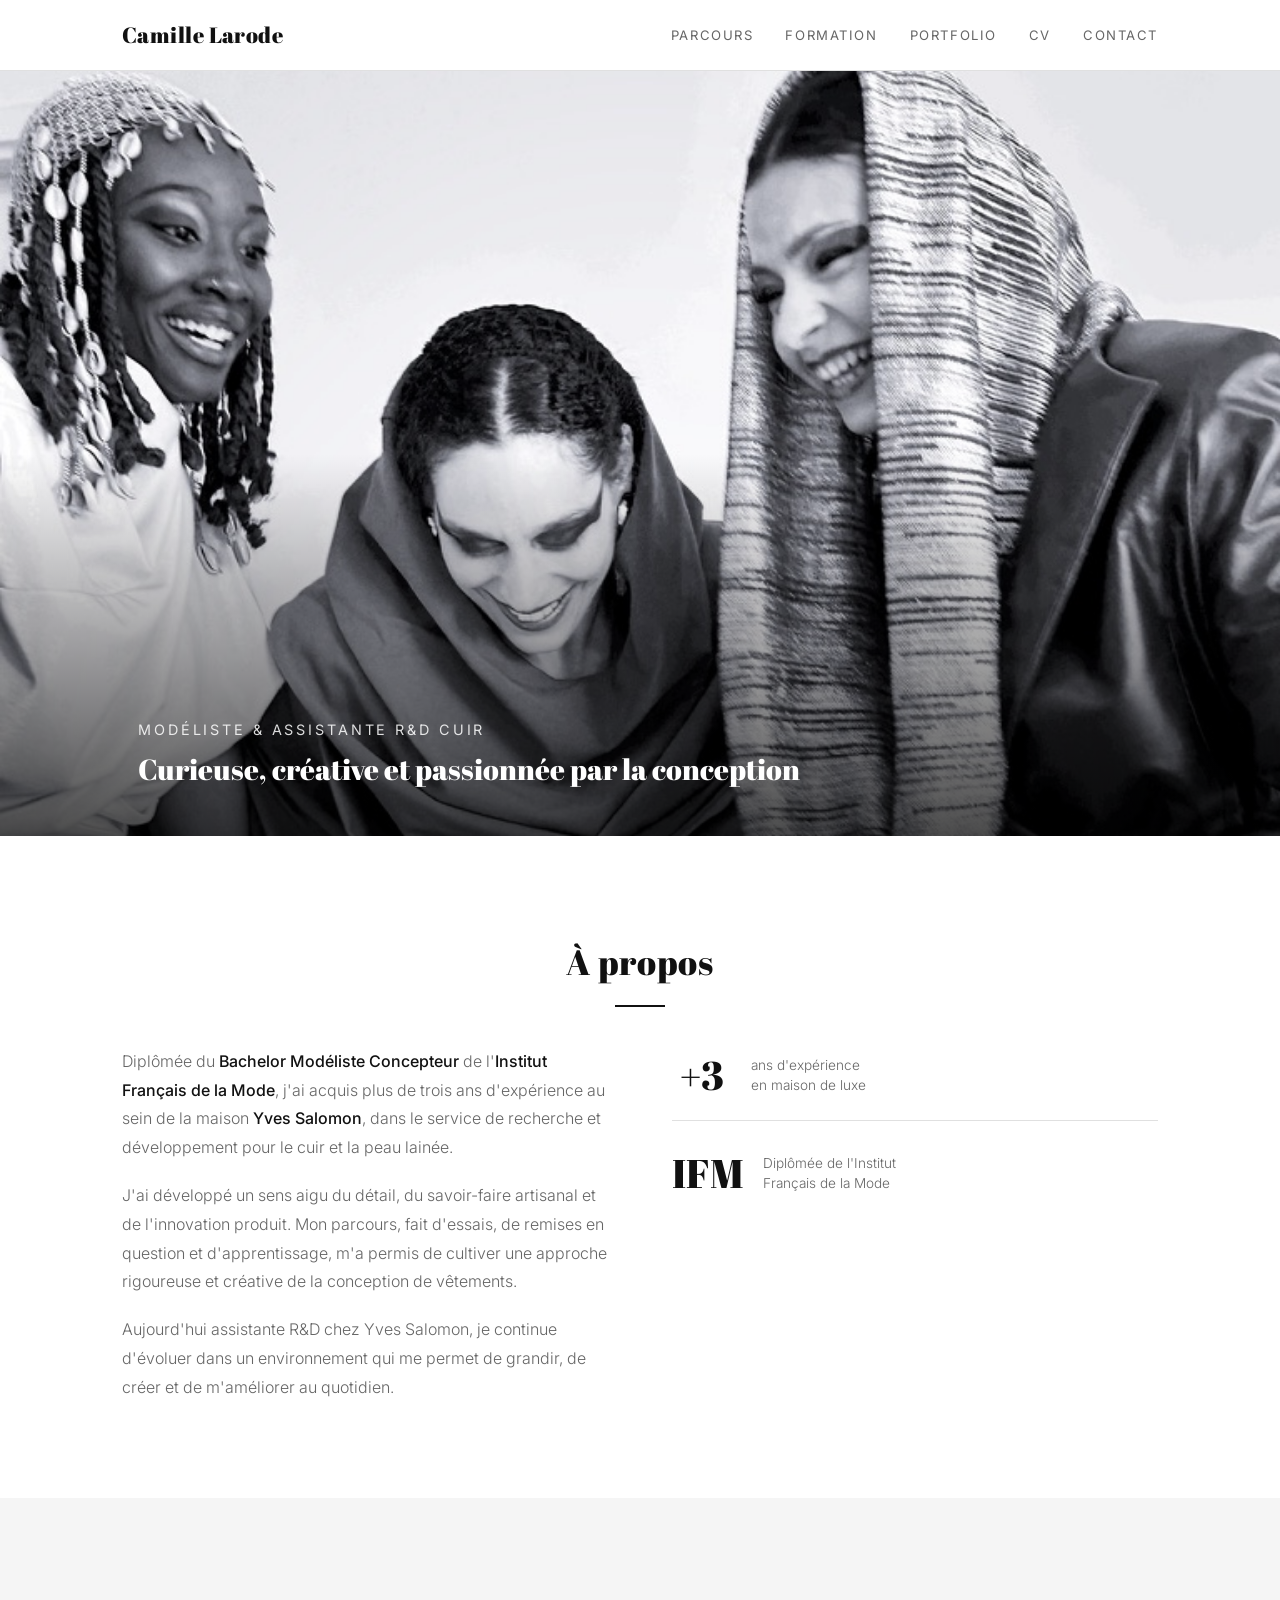
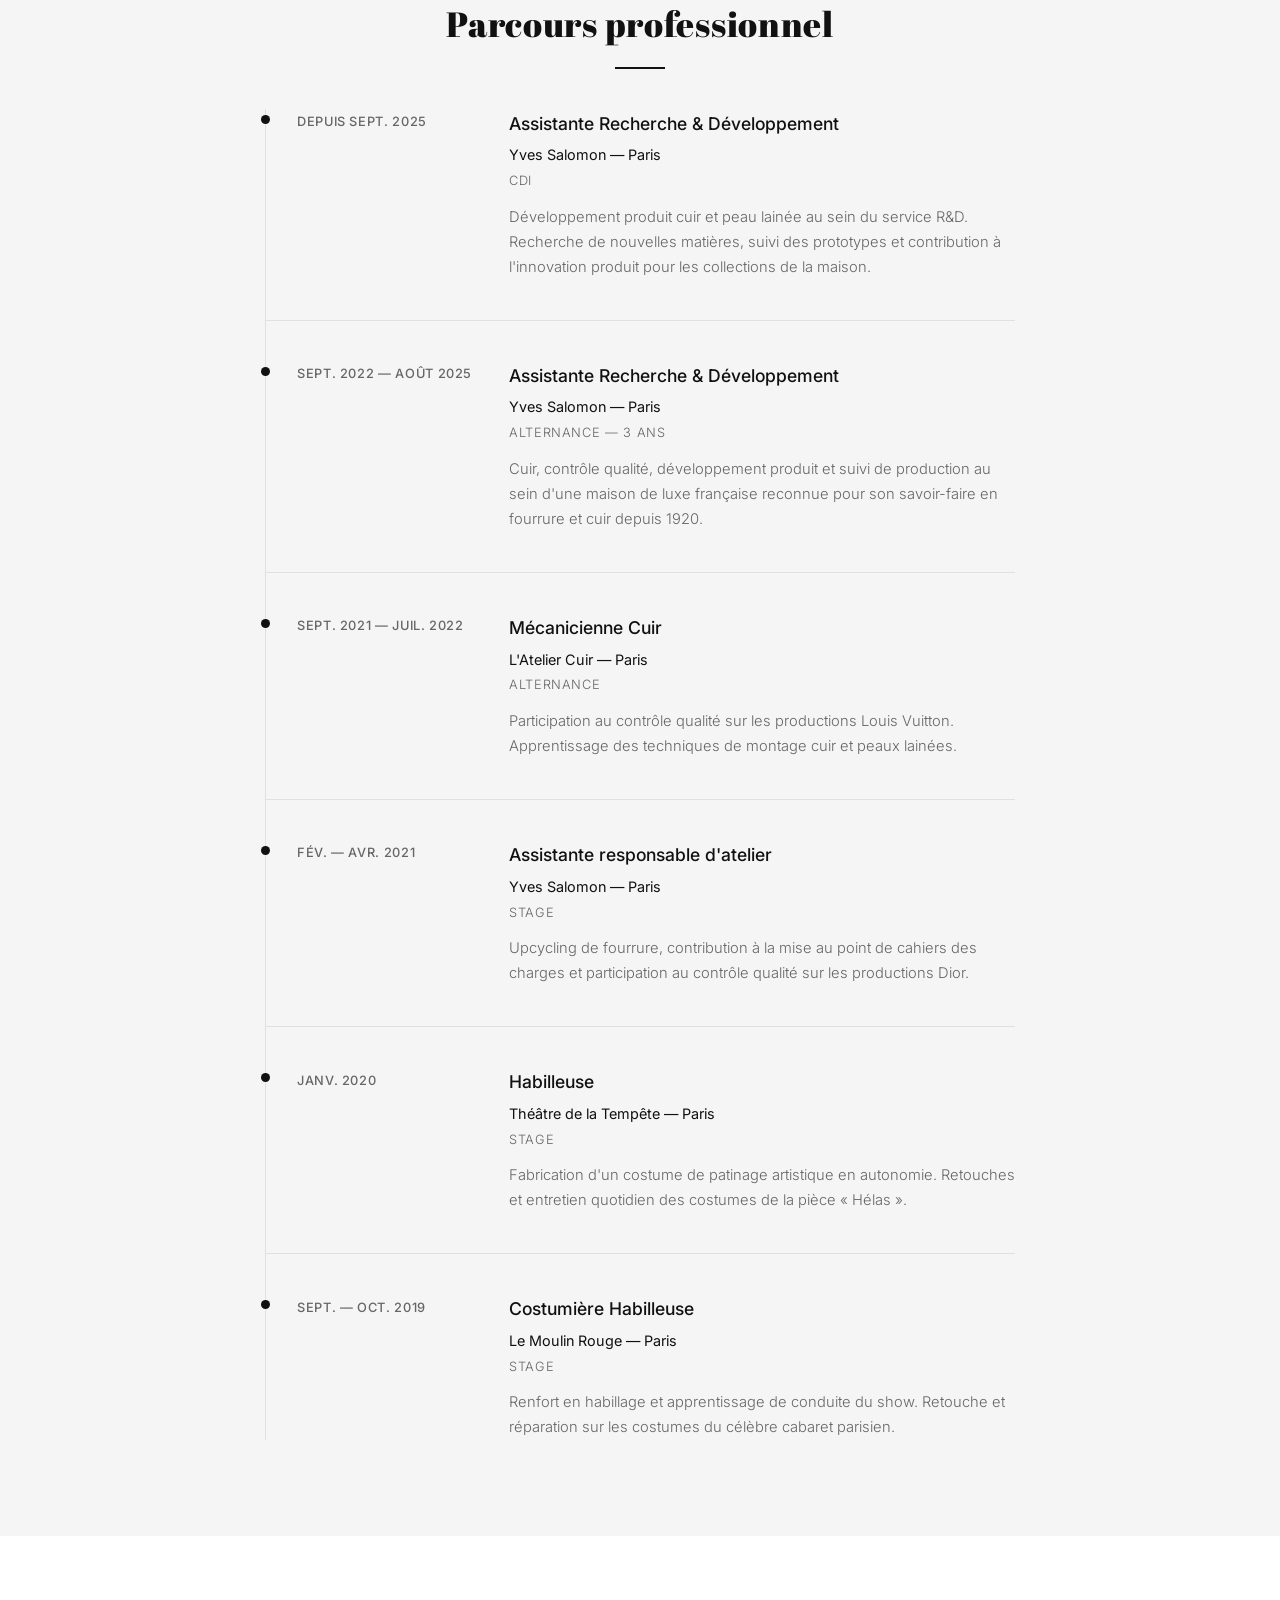
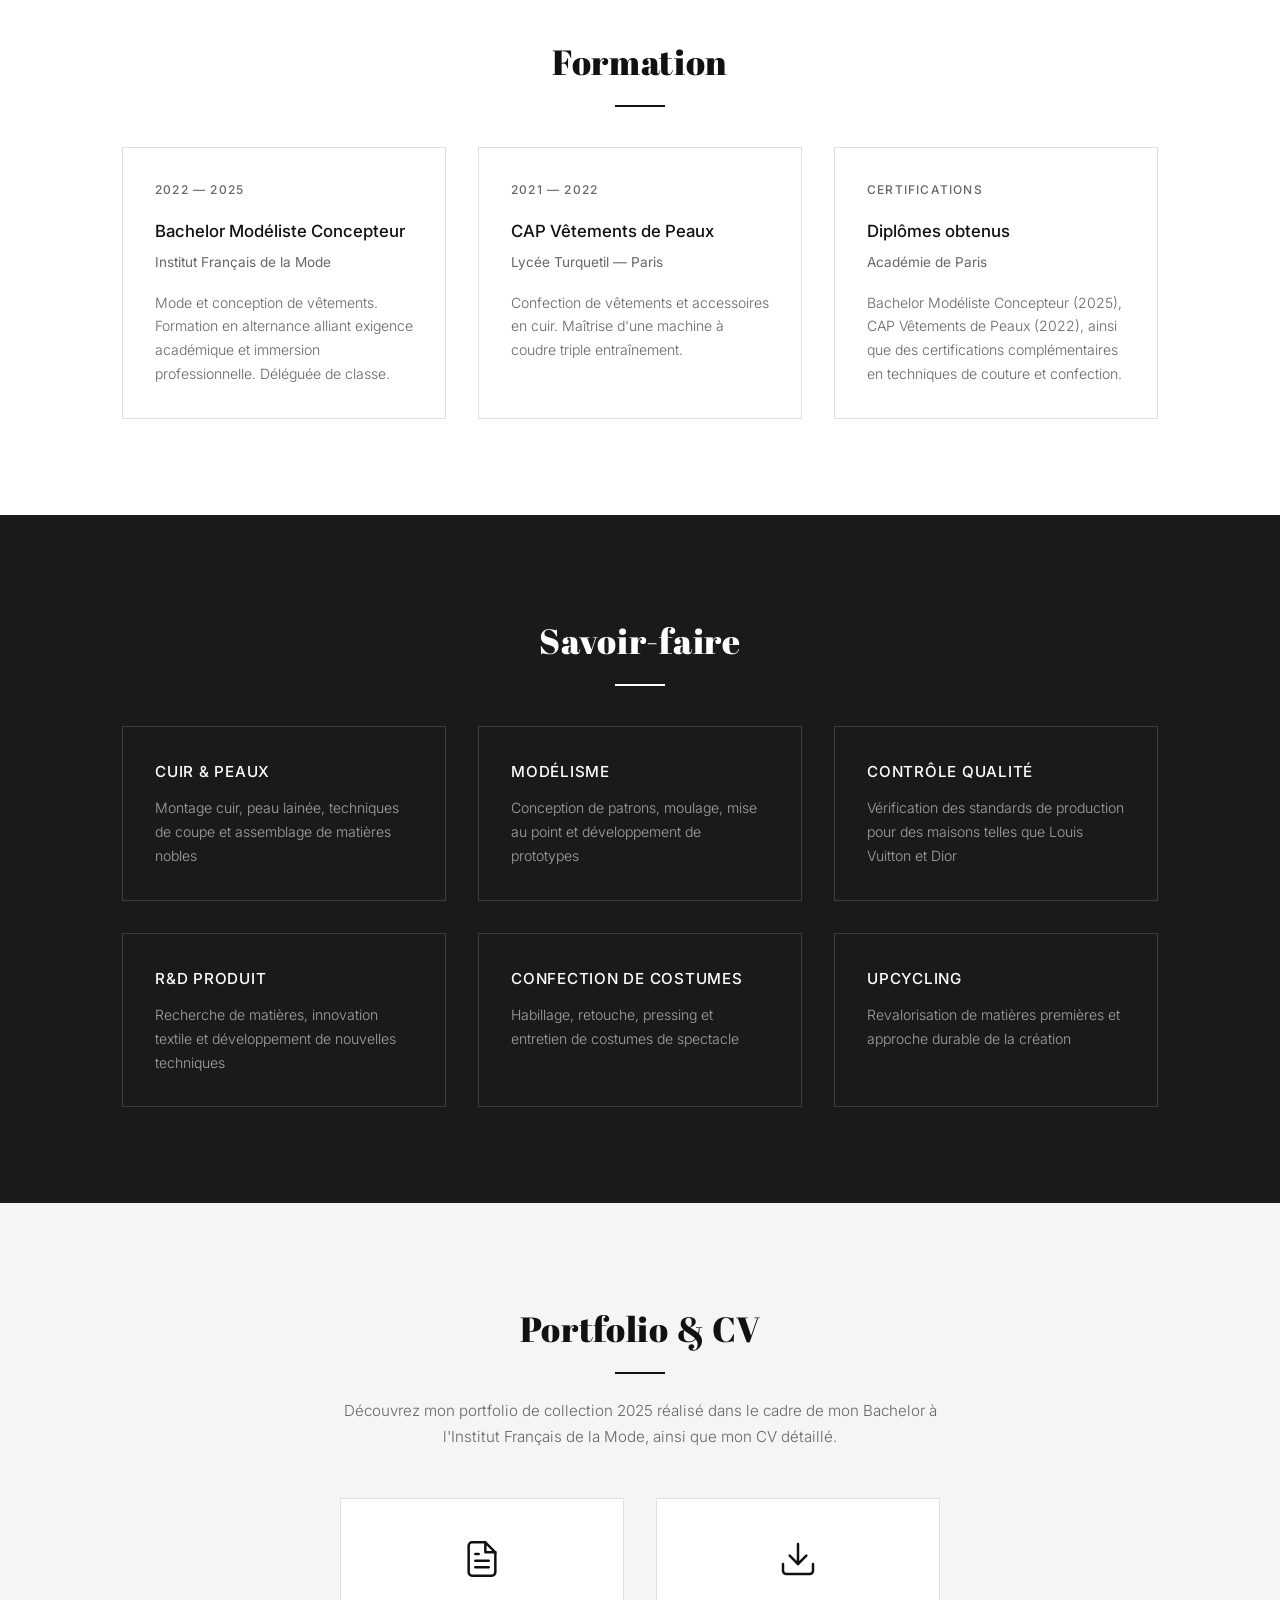
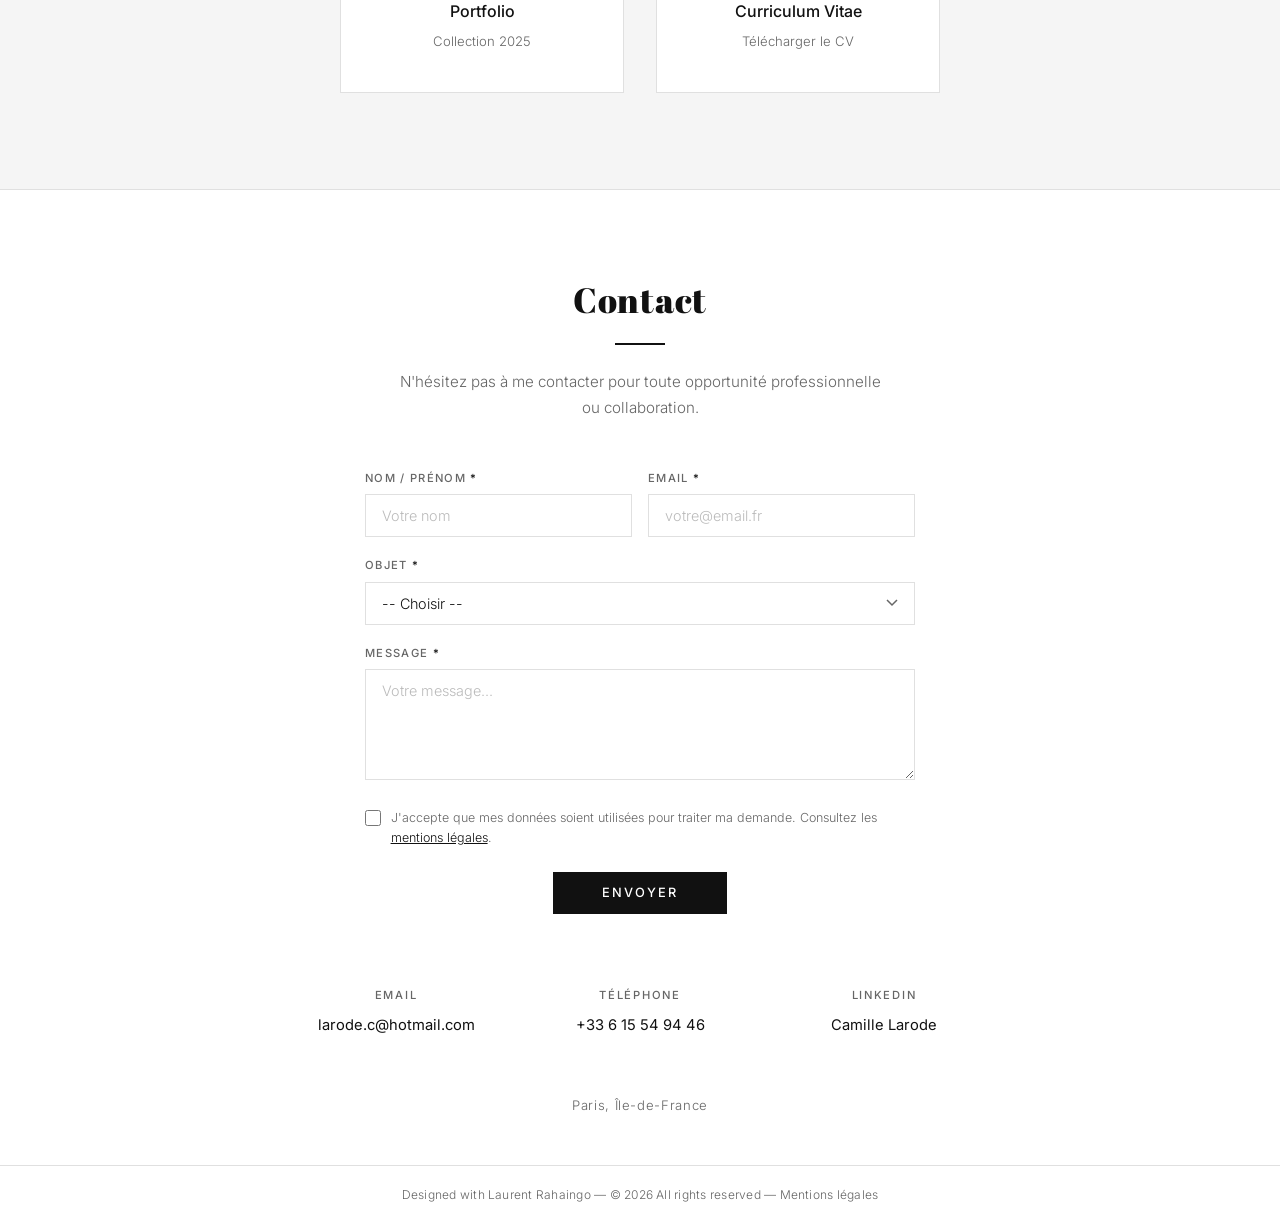
<file: index.html>
<!DOCTYPE html>
<html lang="fr" dir="ltr">

<head>
	<meta charset="utf-8">
	<meta name="viewport" content="width=device-width, initial-scale=1">

	<!-- SEO -->
	<title>Camille Larode — Modéliste & Assistante R&D Cuir | Paris</title>
	<meta name="description" content="Camille Larode, modéliste et assistante recherche & développement cuir chez Yves Salomon. Diplômée du Bachelor Modéliste Concepteur de l'Institut Français de la Mode. Spécialisée en cuir, peau lainée et développement produit luxe à Paris.">
	<meta name="keywords" content="Camille Larode, modéliste, R&D cuir, peau lainée, Yves Salomon, Institut Français de la Mode, IFM, mode, luxe, Paris, développement produit, modélisme, cuir">
	<meta name="author" content="Camille Larode">
	<meta name="robots" content="index, follow">
	<link rel="canonical" href="https://camille-larode.fr/">

	<!-- Open Graph (partage réseaux sociaux) -->
	<meta property="og:title" content="Camille Larode — Modéliste & Assistante R&D Cuir">
	<meta property="og:description" content="Diplômée de l'Institut Français de la Mode, assistante R&D cuir chez Yves Salomon. Portfolio, parcours et savoir-faire.">
	<meta property="og:type" content="website">
	<meta property="og:url" content="https://camille-larode.fr/">
	<meta property="og:image" content="https://camille-larode.fr/images/Camille4.jpeg">
	<meta property="og:locale" content="fr_FR">
	<meta property="og:site_name" content="Camille Larode">

	<!-- Twitter Card -->
	<meta name="twitter:card" content="summary_large_image">
	<meta name="twitter:title" content="Camille Larode — Modéliste & Assistante R&D Cuir">
	<meta name="twitter:description" content="Diplômée de l'IFM, assistante R&D cuir chez Yves Salomon. Découvrez son parcours et son portfolio.">
	<meta name="twitter:image" content="https://camille-larode.fr/images/Camille4.jpeg">

	<!-- Données structurées Schema.org -->
	<script type="application/ld+json">
	{
		"@context": "https://schema.org",
		"@type": "Person",
		"name": "Camille Larode",
		"url": "https://camille-larode.fr",
		"jobTitle": "Assistante Recherche & Développement Cuir",
		"worksFor": {
			"@type": "Organization",
			"name": "Yves Salomon",
			"url": "https://www.yvessalomon.com"
		},
		"alumniOf": {
			"@type": "EducationalOrganization",
			"name": "Institut Français de la Mode",
			"url": "https://www.ifmparis.fr"
		},
		"knowsAbout": ["Modélisme", "Cuir", "Peau lainée", "Développement produit", "Contrôle qualité", "Mode luxe"],
		"address": {
			"@type": "PostalAddress",
			"addressLocality": "Paris",
			"addressRegion": "Île-de-France",
			"addressCountry": "FR"
		},
		"sameAs": [
			"https://www.linkedin.com/in/camille-larode-778516150"
		],
		"image": "https://camille-larode.fr/images/Camille4.jpeg",
		"description": "Modéliste et assistante R&D cuir diplômée de l'Institut Français de la Mode, spécialisée en cuir et peau lainée chez Yves Salomon à Paris."
	}
	</script>

	<!-- Fonts & Styles -->
	<link rel="preconnect" href="https://fonts.googleapis.com">
	<link rel="preconnect" href="https://fonts.gstatic.com" crossorigin>
	<link href="https://fonts.googleapis.com/css2?family=Abril+Fatface&family=Inter:wght@300;400;500;600&display=swap" rel="stylesheet">
	<link rel="stylesheet" type="text/css" href="style.css">
	<script src="script.js" defer></script>
	<script src="https://challenges.cloudflare.com/turnstile/v0/api.js?render=explicit" async defer></script>
</head>

<body>

	<!-- HEADER -->
	<header class="site-header">
		<div class="header-inner">
			<a class="logo" href="#hero"><h1>Camille Larode</h1></a>
			<nav class="main-nav">
				<a href="#parcours">Parcours</a>
				<a href="#formation">Formation</a>
				<a href="./images/Portfolio_collection_2025.pdf" target="_blank">Portfolio</a>
				<a href="./images/CV_CLARODE.pdf" download="CV_CLARODE.pdf">CV</a>
				<a href="#contact">Contact</a>
			</nav>
			<button class="menu-toggle" aria-label="Ouvrir le menu" aria-expanded="false">
				<span class="bar"></span>
				<span class="bar"></span>
				<span class="bar"></span>
			</button>
			<div class="mobile-menu" aria-hidden="true">
				<a href="#parcours">Parcours</a>
				<a href="#formation">Formation</a>
				<a href="./images/Portfolio_collection_2025.pdf" target="_blank">Portfolio</a>
				<a href="./images/CV_CLARODE.pdf" download="CV_CLARODE.pdf">CV</a>
				<a href="#contact">Contact</a>
			</div>
		</div>
	</header>

	<main>

	<!-- HERO -->
	<section id="hero" class="hero">
		<div class="hero-image">
			<img src="./images/Camille4.jpeg" alt="Mannequins portant les créations de fin de Bachelor de Camille Larode">
			<div class="hero-overlay"></div>
		</div>
		<div class="hero-content">
			<p class="hero-subtitle">Modéliste & Assistante R&D Cuir</p>
			<p class="hero-tagline">Curieuse, créative et passionnée par la conception</p>
		</div>
	</section>

	<!-- A PROPOS -->
	<section id="apropos" class="section-about reveal">
		<div class="container">
			<h2 class="section-title">À propos</h2>
			<div class="about-content">
				<div class="about-text">
					<p>Diplômée du <strong>Bachelor Modéliste Concepteur</strong> de l'<strong>Institut Français de la Mode</strong>, j'ai acquis plus de trois ans d'expérience au sein de la maison <strong>Yves Salomon</strong>, dans le service de recherche et développement pour le cuir et la peau lainée.</p>
					<p>J'ai développé un sens aigu du détail, du savoir-faire artisanal et de l'innovation produit. Mon parcours, fait d'essais, de remises en question et d'apprentissage, m'a permis de cultiver une approche rigoureuse et créative de la conception de vêtements.</p>
					<p>Aujourd'hui assistante R&D chez Yves Salomon, je continue d'évoluer dans un environnement qui me permet de grandir, de créer et de m'améliorer au quotidien.</p>
				</div>
				<div class="about-highlights">
					<div class="highlight">
						<span class="highlight-number">+3</span>
						<span class="highlight-label">ans d'expérience<br>en maison de luxe</span>
					</div>
					<div class="highlight">
						<span class="highlight-number">IFM</span>
						<span class="highlight-label">Diplômée de l'Institut<br>Français de la Mode</span>
					</div>
				</div>
			</div>
		</div>
	</section>

	<!-- PARCOURS / EXPERIENCE -->
	<section id="parcours" class="section-experience reveal">
		<div class="container">
			<h2 class="section-title">Parcours professionnel</h2>
			<div class="timeline">

				<div class="timeline-item">
					<div class="timeline-date">Depuis sept. 2025</div>
					<div class="timeline-content">
						<h3>Assistante Recherche & Développement</h3>
						<p class="timeline-company">Yves Salomon — Paris</p>
						<p class="timeline-type">CDI</p>
						<p>Développement produit cuir et peau lainée au sein du service R&D. Recherche de nouvelles matières, suivi des prototypes et contribution à l'innovation produit pour les collections de la maison.</p>
					</div>
				</div>

				<div class="timeline-item">
					<div class="timeline-date">Sept. 2022 — Août 2025</div>
					<div class="timeline-content">
						<h3>Assistante Recherche & Développement</h3>
						<p class="timeline-company">Yves Salomon — Paris</p>
						<p class="timeline-type">Alternance — 3 ans</p>
						<p>Cuir, contrôle qualité, développement produit et suivi de production au sein d'une maison de luxe française reconnue pour son savoir-faire en fourrure et cuir depuis 1920.</p>
					</div>
				</div>

				<div class="timeline-item">
					<div class="timeline-date">Sept. 2021 — Juil. 2022</div>
					<div class="timeline-content">
						<h3>Mécanicienne Cuir</h3>
						<p class="timeline-company">L'Atelier Cuir — Paris</p>
						<p class="timeline-type">Alternance</p>
						<p>Participation au contrôle qualité sur les productions Louis Vuitton. Apprentissage des techniques de montage cuir et peaux lainées.</p>
					</div>
				</div>

				<div class="timeline-item">
					<div class="timeline-date">Fév. — Avr. 2021</div>
					<div class="timeline-content">
						<h3>Assistante responsable d'atelier</h3>
						<p class="timeline-company">Yves Salomon — Paris</p>
						<p class="timeline-type">Stage</p>
						<p>Upcycling de fourrure, contribution à la mise au point de cahiers des charges et participation au contrôle qualité sur les productions Dior.</p>
					</div>
				</div>

				<div class="timeline-item">
					<div class="timeline-date">Janv. 2020</div>
					<div class="timeline-content">
						<h3>Habilleuse</h3>
						<p class="timeline-company">Théâtre de la Tempête — Paris</p>
						<p class="timeline-type">Stage</p>
						<p>Fabrication d'un costume de patinage artistique en autonomie. Retouches et entretien quotidien des costumes de la pièce « Hélas ».</p>
					</div>
				</div>

				<div class="timeline-item">
					<div class="timeline-date">Sept. — Oct. 2019</div>
					<div class="timeline-content">
						<h3>Costumière Habilleuse</h3>
						<p class="timeline-company">Le Moulin Rouge — Paris</p>
						<p class="timeline-type">Stage</p>
						<p>Renfort en habillage et apprentissage de conduite du show. Retouche et réparation sur les costumes du célèbre cabaret parisien.</p>
					</div>
				</div>

			</div>
		</div>
	</section>

	<!-- FORMATION -->
	<section id="formation" class="section-formation reveal">
		<div class="container">
			<h2 class="section-title">Formation</h2>
			<div class="formation-grid">

				<div class="formation-card">
					<div class="formation-year">2022 — 2025</div>
					<h3>Bachelor Modéliste Concepteur</h3>
					<p class="formation-school">Institut Français de la Mode</p>
					<p>Mode et conception de vêtements. Formation en alternance alliant exigence académique et immersion professionnelle. Déléguée de classe.</p>
				</div>

				<div class="formation-card">
					<div class="formation-year">2021 — 2022</div>
					<h3>CAP Vêtements de Peaux</h3>
					<p class="formation-school">Lycée Turquetil — Paris</p>
					<p>Confection de vêtements et accessoires en cuir. Maîtrise d'une machine à coudre triple entraînement.</p>
				</div>

				<div class="formation-card">
					<div class="formation-year">Certifications</div>
					<h3>Diplômes obtenus</h3>
					<p class="formation-school">Académie de Paris</p>
					<p>Bachelor Modéliste Concepteur (2025), CAP Vêtements de Peaux (2022), ainsi que des certifications complémentaires en techniques de couture et confection.</p>
				</div>

			</div>
		</div>
	</section>

	<!-- SAVOIR-FAIRE -->
	<section id="savoirfaire" class="section-skills reveal">
		<div class="container">
			<h2 class="section-title">Savoir-faire</h2>
			<div class="skills-grid">
				<div class="skill-item">
					<h3>Cuir & Peaux</h3>
					<p>Montage cuir, peau lainée, techniques de coupe et assemblage de matières nobles</p>
				</div>
				<div class="skill-item">
					<h3>Modélisme</h3>
					<p>Conception de patrons, moulage, mise au point et développement de prototypes</p>
				</div>
				<div class="skill-item">
					<h3>Contrôle qualité</h3>
					<p>Vérification des standards de production pour des maisons telles que Louis Vuitton et Dior</p>
				</div>
				<div class="skill-item">
					<h3>R&D Produit</h3>
					<p>Recherche de matières, innovation textile et développement de nouvelles techniques</p>
				</div>
				<div class="skill-item">
					<h3>Confection de costumes</h3>
					<p>Habillage, retouche, pressing et entretien de costumes de spectacle</p>
				</div>
				<div class="skill-item">
					<h3>Upcycling</h3>
					<p>Revalorisation de matières premières et approche durable de la création</p>
				</div>
			</div>
		</div>
	</section>

	<!-- PORTFOLIO & CV -->
	<section id="documents" class="section-documents reveal">
		<div class="container">
			<h2 class="section-title">Portfolio & CV</h2>
			<p class="documents-intro">Découvrez mon portfolio de collection 2025 réalisé dans le cadre de mon Bachelor à l'Institut Français de la Mode, ainsi que mon CV détaillé.</p>
			<div class="documents-grid">
				<a href="./images/Portfolio_collection_2025.pdf" target="_blank" class="document-card">
					<div class="document-icon">
						<svg viewBox="0 0 24 24" fill="none" stroke="currentColor" stroke-width="1.5" stroke-linecap="round" stroke-linejoin="round"><path d="M14 2H6a2 2 0 0 0-2 2v16a2 2 0 0 0 2 2h12a2 2 0 0 0 2-2V8z"></path><polyline points="14 2 14 8 20 8"></polyline><line x1="16" y1="13" x2="8" y2="13"></line><line x1="16" y1="17" x2="8" y2="17"></line><polyline points="10 9 9 9 8 9"></polyline></svg>
					</div>
					<h3>Portfolio</h3>
					<p>Collection 2025</p>
				</a>
				<a href="./images/CV_CLARODE.pdf" download="CV_CLARODE.pdf" class="document-card">
					<div class="document-icon">
						<svg viewBox="0 0 24 24" fill="none" stroke="currentColor" stroke-width="1.5" stroke-linecap="round" stroke-linejoin="round"><path d="M21 15v4a2 2 0 0 1-2 2H5a2 2 0 0 1-2-2v-4"></path><polyline points="7 10 12 15 17 10"></polyline><line x1="12" y1="15" x2="12" y2="3"></line></svg>
					</div>
					<h3>Curriculum Vitae</h3>
					<p>Télécharger le CV</p>
				</a>
			</div>
		</div>
	</section>

	</main>

	<!-- FOOTER / CONTACT -->
	<footer id="contact">
		<div class="container">
			<h2 class="section-title">Contact</h2>
			<p class="contact-intro">N'h&eacute;sitez pas &agrave; me contacter pour toute opportunit&eacute; professionnelle ou collaboration.</p>

			<!-- Formulaire de contact -->
			<form class="contact-form" id="contact-form" novalidate>

				<!-- Honeypot anti-spam -->
				<div style="position:absolute;left:-9999px;" aria-hidden="true">
					<input type="text" name="_gotcha" tabindex="-1" autocomplete="off">
				</div>

				<div class="contact-form__row">
					<div class="contact-form__group">
						<label class="contact-form__label" for="field-nom">Nom / Pr&eacute;nom <span class="contact-form__required">*</span></label>
						<input class="contact-form__input" type="text" id="field-nom" name="nom" required maxlength="80" placeholder="Votre nom">
					</div>
					<div class="contact-form__group">
						<label class="contact-form__label" for="field-email">Email <span class="contact-form__required">*</span></label>
						<input class="contact-form__input" type="email" id="field-email" name="email" required maxlength="100" placeholder="votre@email.fr">
					</div>
				</div>

				<div class="contact-form__group">
					<label class="contact-form__label" for="field-objet">Objet <span class="contact-form__required">*</span></label>
					<select class="contact-form__select" id="field-objet" name="objet" required>
						<option value="">-- Choisir --</option>
						<option value="Opportunit&eacute; professionnelle">Opportunit&eacute; professionnelle</option>
						<option value="Collaboration">Collaboration</option>
						<option value="Demande de cours / formation">Demande de cours / formation</option>
						<option value="Demande de cr&eacute;ation / mod&eacute;lisme">Demande de cr&eacute;ation / mod&eacute;lisme</option>
						<option value="Autre">Autre</option>
					</select>
				</div>

				<div class="contact-form__group">
					<label class="contact-form__label" for="field-message">Message <span class="contact-form__required">*</span></label>
					<textarea class="contact-form__textarea" id="field-message" name="message" required maxlength="1000" rows="5" placeholder="Votre message..."></textarea>
				</div>

				<!-- Consentement RGPD -->
				<div class="contact-form__group contact-form__group--consent">
					<label class="contact-form__consent">
						<input type="checkbox" name="rgpd" required>
						<span>J'accepte que mes donn&eacute;es soient utilis&eacute;es pour traiter ma demande. Consultez les <a href="mentions-legales/#donnees" target="_blank">mentions l&eacute;gales</a>.</span>
					</label>
				</div>

				<!-- Cloudflare Turnstile antibot -->
				<div id="turnstile-container" style="margin-bottom: 1rem;"></div>

				<div class="contact-form__submit">
					<button type="submit" class="contact-form__btn">Envoyer</button>
				</div>
			</form>
			<script src="contact-form.js"></script>

			<div class="contact-grid">
				<a href="mailto:larode.c@hotmail.com" class="contact-item">
					<span class="contact-label">Email</span>
					<span class="contact-value">larode.c@hotmail.com</span>
				</a>
				<a href="tel:+33615549446" class="contact-item">
					<span class="contact-label">T&eacute;l&eacute;phone</span>
					<span class="contact-value">+33 6 15 54 94 46</span>
				</a>
				<a href="https://www.linkedin.com/in/camille-larode-778516150" target="_blank" class="contact-item">
					<span class="contact-label">LinkedIn</span>
					<span class="contact-value">Camille Larode</span>
				</a>
			</div>
			<div class="footer-location">
				<p>Paris, &Icirc;le-de-France</p>
			</div>
		</div>
		<div class="footer-bottom">
			<p>Designed with Laurent Rahaingo &mdash; &copy; 2026 All rights reserved &mdash; <a href="mentions-legales/">Mentions l&eacute;gales</a></p>
		</div>
	</footer>


</body>
</html>
</file>
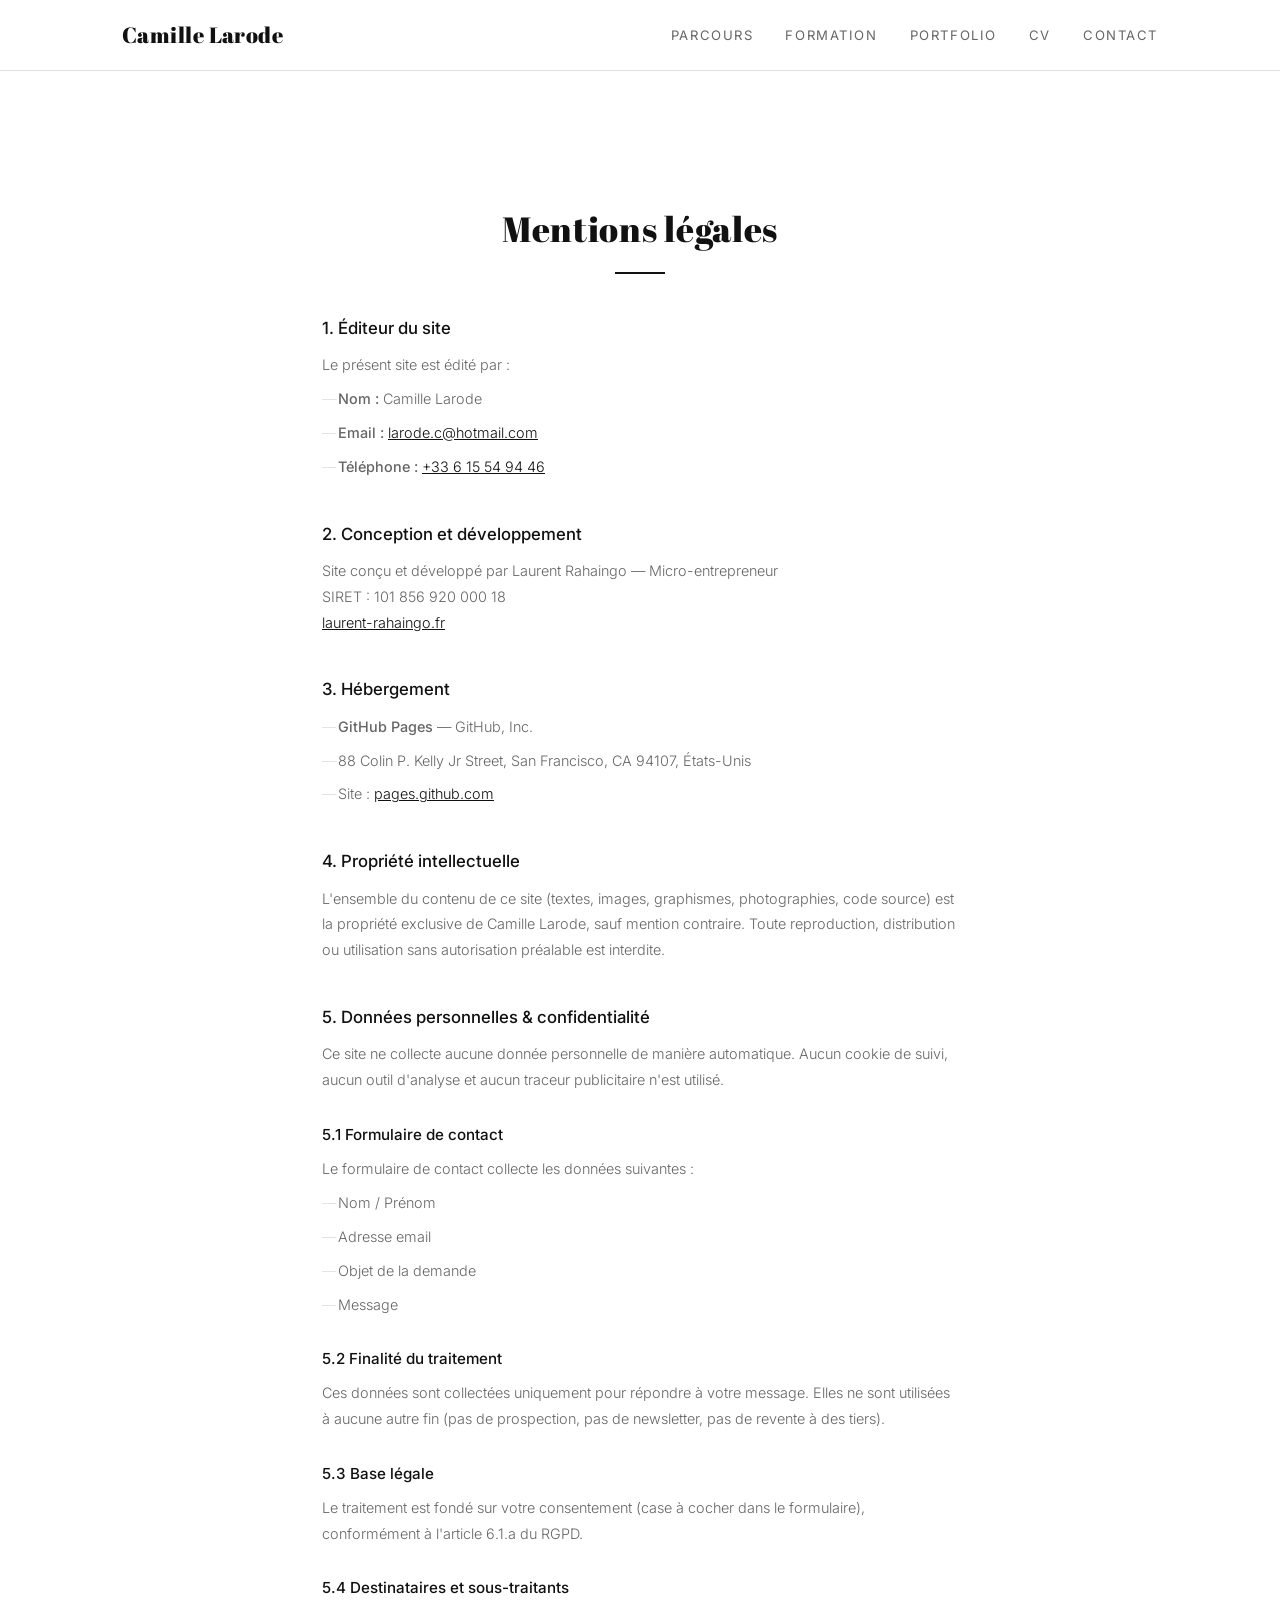
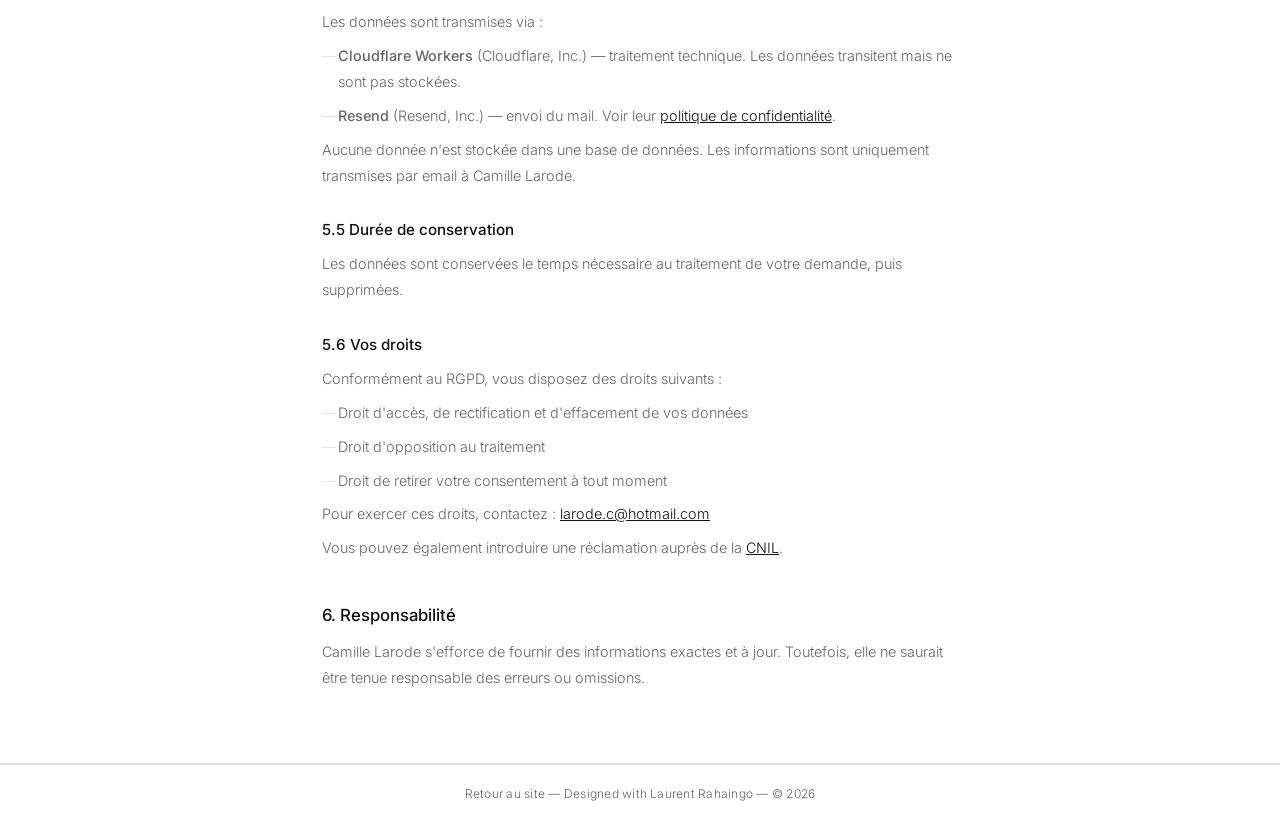
<file: mentions-legales/index.html>
<!DOCTYPE html>
<html lang="fr" dir="ltr">
<head>
	<meta charset="utf-8">
	<meta name="viewport" content="width=device-width, initial-scale=1">
	<title>Mentions l&eacute;gales &mdash; Camille Larode</title>
	<meta name="description" content="Mentions l&eacute;gales du site camille-larode.fr">
	<meta name="robots" content="noindex">
	<link rel="canonical" href="https://camille-larode.fr/mentions-legales/">
	<link rel="preconnect" href="https://fonts.googleapis.com">
	<link rel="preconnect" href="https://fonts.gstatic.com" crossorigin>
	<link href="https://fonts.googleapis.com/css2?family=Abril+Fatface&family=Inter:wght@300;400;500&display=swap" rel="stylesheet">
	<link rel="stylesheet" href="../style.css">
</head>
<body>

	<header class="site-header">
		<div class="header-inner">
			<a class="logo" href="../#hero"><h1>Camille Larode</h1></a>
			<nav class="main-nav">
				<a href="../#parcours">Parcours</a>
				<a href="../#formation">Formation</a>
				<a href="../images/Portfolio_collection_2025.pdf" target="_blank">Portfolio</a>
				<a href="../images/CV_CLARODE.pdf" download="CV_CLARODE.pdf">CV</a>
				<a href="../#contact">Contact</a>
			</nav>
			<button class="menu-toggle" aria-label="Ouvrir le menu" aria-expanded="false">
				<span class="bar"></span>
				<span class="bar"></span>
				<span class="bar"></span>
			</button>
			<div class="mobile-menu" aria-hidden="true">
				<a href="../#parcours">Parcours</a>
				<a href="../#formation">Formation</a>
				<a href="../images/Portfolio_collection_2025.pdf" target="_blank">Portfolio</a>
				<a href="../images/CV_CLARODE.pdf" download="CV_CLARODE.pdf">CV</a>
				<a href="../#contact">Contact</a>
			</div>
		</div>
	</header>

	<main>
		<section class="section-legal">
			<div class="container">
				<h1 class="section-title">Mentions l&eacute;gales</h1>

				<div class="legal-content">

					<h2>1. &Eacute;diteur du site</h2>
					<p>Le pr&eacute;sent site est &eacute;dit&eacute; par&nbsp;:</p>
					<ul>
						<li><strong>Nom&nbsp;:</strong> Camille Larode</li>
						<li><strong>Email&nbsp;:</strong> <a href="mailto:larode.c@hotmail.com">larode.c@hotmail.com</a></li>
						<li><strong>T&eacute;l&eacute;phone&nbsp;:</strong> <a href="tel:+33615549446">+33 6 15 54 94 46</a></li>
					</ul>

					<h2>2. Conception et d&eacute;veloppement</h2>
					<p>
						Site con&ccedil;u et d&eacute;velopp&eacute; par Laurent Rahaingo &mdash; Micro-entrepreneur<br>
						SIRET&nbsp;: 101 856 920 000 18<br>
						<a href="https://laurent-rahaingo.fr" target="_blank" rel="noopener">laurent-rahaingo.fr</a>
					</p>

					<h2>3. H&eacute;bergement</h2>
					<ul>
						<li><strong>GitHub Pages</strong> &mdash; GitHub, Inc.</li>
						<li>88 Colin P. Kelly Jr Street, San Francisco, CA 94107, &Eacute;tats-Unis</li>
						<li>Site&nbsp;: <a href="https://pages.github.com" target="_blank" rel="noopener">pages.github.com</a></li>
					</ul>

					<h2>4. Propri&eacute;t&eacute; intellectuelle</h2>
					<p>
						L'ensemble du contenu de ce site (textes, images, graphismes, photographies, code source)
						est la propri&eacute;t&eacute; exclusive de Camille Larode, sauf mention contraire.
						Toute reproduction, distribution ou utilisation sans autorisation pr&eacute;alable est interdite.
					</p>

					<h2 id="donnees">5. Donn&eacute;es personnelles &amp; confidentialit&eacute;</h2>
					<p>
						Ce site ne collecte aucune donn&eacute;e personnelle de mani&egrave;re automatique.
						Aucun cookie de suivi, aucun outil d'analyse et aucun traceur publicitaire n'est utilis&eacute;.
					</p>

					<h3>5.1 Formulaire de contact</h3>
					<p>Le formulaire de contact collecte les donn&eacute;es suivantes&nbsp;:</p>
					<ul>
						<li>Nom / Pr&eacute;nom</li>
						<li>Adresse email</li>
						<li>Objet de la demande</li>
						<li>Message</li>
					</ul>

					<h3>5.2 Finalit&eacute; du traitement</h3>
					<p>
						Ces donn&eacute;es sont collect&eacute;es uniquement pour r&eacute;pondre &agrave; votre message.
						Elles ne sont utilis&eacute;es &agrave; aucune autre fin (pas de prospection,
						pas de newsletter, pas de revente &agrave; des tiers).
					</p>

					<h3>5.3 Base l&eacute;gale</h3>
					<p>
						Le traitement est fond&eacute; sur votre consentement (case &agrave; cocher dans le formulaire),
						conform&eacute;ment &agrave; l'article 6.1.a du RGPD.
					</p>

					<h3>5.4 Destinataires et sous-traitants</h3>
					<p>Les donn&eacute;es sont transmises via&nbsp;:</p>
					<ul>
						<li><strong>Cloudflare Workers</strong> (Cloudflare, Inc.) &mdash; traitement technique. Les donn&eacute;es transitent mais ne sont pas stock&eacute;es.</li>
						<li><strong>Resend</strong> (Resend, Inc.) &mdash; envoi du mail. Voir leur <a href="https://resend.com/legal/privacy-policy" target="_blank" rel="noopener">politique de confidentialit&eacute;</a>.</li>
					</ul>
					<p>
						Aucune donn&eacute;e n'est stock&eacute;e dans une base de donn&eacute;es.
						Les informations sont uniquement transmises par email &agrave; Camille Larode.
					</p>

					<h3>5.5 Dur&eacute;e de conservation</h3>
					<p>
						Les donn&eacute;es sont conserv&eacute;es le temps n&eacute;cessaire au traitement de votre demande, puis supprim&eacute;es.
					</p>

					<h3>5.6 Vos droits</h3>
					<p>Conform&eacute;ment au RGPD, vous disposez des droits suivants&nbsp;:</p>
					<ul>
						<li>Droit d'acc&egrave;s, de rectification et d'effacement de vos donn&eacute;es</li>
						<li>Droit d'opposition au traitement</li>
						<li>Droit de retirer votre consentement &agrave; tout moment</li>
					</ul>
					<p>
						Pour exercer ces droits, contactez&nbsp;:
						<a href="mailto:larode.c@hotmail.com">larode.c@hotmail.com</a>
					</p>
					<p>
						Vous pouvez &eacute;galement introduire une r&eacute;clamation aupr&egrave;s de la
						<a href="https://www.cnil.fr" target="_blank" rel="noopener">CNIL</a>.
					</p>

					<h2>6. Responsabilit&eacute;</h2>
					<p>
						Camille Larode s'efforce de fournir des informations exactes et &agrave; jour.
						Toutefois, elle ne saurait &ecirc;tre tenue responsable des erreurs ou omissions.
					</p>

				</div>
			</div>
		</section>
	</main>

	<footer id="contact">
		<div class="footer-bottom">
			<p><a href="../">Retour au site</a> &mdash; Designed with Laurent Rahaingo &mdash; &copy; 2026</p>
		</div>
	</footer>

	<script src="../script.js" defer></script>
</body>
</html>
</file>
<file: style.css>
@charset "UTF-8";
*, *::before, *::after {
  box-sizing: border-box;
  margin: 0;
  padding: 0;
}

html {
  scroll-behavior: smooth;
  -webkit-font-smoothing: antialiased;
  -moz-osx-font-smoothing: grayscale;
}

body {
  font-family: "Inter", -apple-system, BlinkMacSystemFont, "Segoe UI", sans-serif;
  font-weight: 300;
  color: #111;
  background: #fff;
  line-height: 1.7;
  font-size: 16px;
}

a {
  color: inherit;
  text-decoration: none;
}

img {
  display: block;
  max-width: 100%;
  height: auto;
}

strong {
  font-weight: 500;
}

.container {
  max-width: 1100px;
  margin: 0 auto;
  padding: 0 2rem;
}

.section-title {
  font-family: "Abril Fatface", serif;
  font-size: 2.2rem;
  font-weight: 400;
  letter-spacing: 0.02em;
  margin-bottom: 2.5rem;
  text-align: center;
  color: #111;
  position: relative;
}
.section-title::after {
  content: "";
  display: block;
  width: 50px;
  height: 2px;
  background: #111;
  margin: 0.8rem auto 0;
}

.site-header {
  position: sticky;
  top: 0;
  z-index: 100;
  background: #fff;
  border-bottom: 1px solid #e0e0e0;
  transition: box-shadow 0.3s ease;
}
.site-header.scrolled {
  box-shadow: 0 2px 20px rgba(0, 0, 0, 0.06);
}
.site-header .mobile-menu, .site-header .menu-toggle {
  display: none;
}
.site-header .header-inner {
  max-width: 1100px;
  margin: 0 auto;
  display: flex;
  align-items: center;
  justify-content: space-between;
  padding: 1rem 2rem;
}
.site-header .logo {
  text-decoration: none;
}
.site-header .logo h1 {
  font-family: "Abril Fatface", serif;
  font-size: 1.4rem;
  font-weight: 400;
  color: #111;
  letter-spacing: 0.02em;
}
.site-header .main-nav {
  display: flex;
  gap: 2rem;
  align-items: center;
}
.site-header .main-nav a {
  font-family: "Inter", -apple-system, BlinkMacSystemFont, "Segoe UI", sans-serif;
  font-size: 0.82rem;
  font-weight: 400;
  text-transform: uppercase;
  letter-spacing: 0.12em;
  color: #666;
  padding: 0.3rem 0;
  position: relative;
  transition: color 0.3s ease;
}
.site-header .main-nav a::after {
  content: "";
  position: absolute;
  bottom: 0;
  left: 0;
  width: 0;
  height: 1px;
  background: #111;
  transition: width 0.3s ease;
}
.site-header .main-nav a:hover {
  color: #111;
}
.site-header .main-nav a:hover::after {
  width: 100%;
}
.site-header .menu-toggle {
  background: none;
  border: none;
  cursor: pointer;
  padding: 0.5rem;
  display: none;
  flex-direction: column;
  gap: 5px;
  z-index: 110;
}
.site-header .menu-toggle .bar {
  display: block;
  width: 22px;
  height: 1.5px;
  background: #111;
  transition: all 0.3s ease;
}

@media screen and (max-width: 800px) {
  .site-header .header-inner {
    padding: 0.8rem 1.2rem;
    position: relative;
  }
  .site-header .main-nav {
    display: none;
  }
  .site-header .logo h1 {
    font-size: 1.2rem;
  }
  .site-header .menu-toggle {
    display: flex;
    position: absolute;
    right: 1.2rem;
    top: 50%;
    transform: translateY(-50%);
  }
  .site-header .mobile-menu {
    display: none;
    position: absolute;
    top: 100%;
    left: 0;
    right: 0;
    background: #fff;
    border-bottom: 1px solid #e0e0e0;
    flex-direction: column;
    align-items: center;
    padding: 1rem 0 1.2rem;
    z-index: 105;
  }
  .site-header .mobile-menu a {
    font-family: "Inter", -apple-system, BlinkMacSystemFont, "Segoe UI", sans-serif;
    font-size: 0.85rem;
    font-weight: 400;
    text-transform: uppercase;
    letter-spacing: 0.1em;
    color: #666;
    padding: 0.6rem 1rem;
    width: 100%;
    text-align: center;
    transition: color 0.2s ease;
  }
  .site-header .mobile-menu a:hover {
    color: #111;
  }
  .site-header.menu-open .mobile-menu {
    display: flex;
  }
  .site-header.menu-open .menu-toggle .bar:nth-child(1) {
    transform: rotate(45deg) translate(4px, 4px);
  }
  .site-header.menu-open .menu-toggle .bar:nth-child(2) {
    opacity: 0;
  }
  .site-header.menu-open .menu-toggle .bar:nth-child(3) {
    transform: rotate(-45deg) translate(5px, -5px);
  }
}
.hero {
  position: relative;
  width: 100%;
  height: 85vh;
  min-height: 500px;
  max-height: 900px;
  overflow: hidden;
  display: flex;
  align-items: flex-end;
  background: #1a1a1a;
}
.hero .hero-image {
  position: absolute;
  top: 0;
  left: 0;
  width: 100%;
  height: 100%;
}
.hero .hero-image img {
  width: 100%;
  height: 100%;
  object-fit: cover;
  object-position: center top;
  filter: grayscale(20%);
}
.hero .hero-overlay {
  position: absolute;
  bottom: 0;
  left: 0;
  width: 100%;
  height: 50%;
  background: linear-gradient(to top, rgba(0, 0, 0, 0.7) 0%, transparent 100%);
}
.hero .hero-content {
  position: relative;
  z-index: 2;
  padding: 3rem;
  max-width: 1100px;
  margin: 0 auto;
  width: 100%;
}
.hero .hero-content .hero-subtitle {
  font-family: "Inter", -apple-system, BlinkMacSystemFont, "Segoe UI", sans-serif;
  font-size: 0.9rem;
  font-weight: 400;
  text-transform: uppercase;
  letter-spacing: 0.2em;
  color: rgba(255, 255, 255, 0.85);
  margin-bottom: 0.5rem;
}
.hero .hero-content .hero-tagline {
  font-family: "Abril Fatface", serif;
  font-size: 1.8rem;
  color: #fff;
  line-height: 1.3;
}

@media screen and (max-width: 800px) {
  .hero {
    height: 70vh;
    min-height: 400px;
  }
  .hero .hero-content {
    padding: 2rem 1.5rem;
  }
  .hero .hero-content .hero-subtitle {
    font-size: 0.75rem;
  }
  .hero .hero-content .hero-tagline {
    font-size: 1.3rem;
  }
}
.section-about {
  padding: 6rem 2rem;
  background: #fff;
}
.section-about .about-content {
  display: grid;
  grid-template-columns: 1fr 1fr;
  gap: 4rem;
  align-items: start;
}
.section-about .about-text p {
  font-size: 1rem;
  line-height: 1.8;
  color: #666;
  margin-bottom: 1.2rem;
}
.section-about .about-text p:last-child {
  margin-bottom: 0;
}
.section-about .about-text p strong {
  color: #111;
}
.section-about .about-highlights {
  display: flex;
  flex-direction: column;
  gap: 2rem;
  padding-top: 0.5rem;
}
.section-about .highlight {
  display: flex;
  align-items: center;
  gap: 1.2rem;
  padding-bottom: 1.5rem;
  border-bottom: 1px solid #e0e0e0;
}
.section-about .highlight:last-child {
  border-bottom: none;
  padding-bottom: 0;
}
.section-about .highlight .highlight-number {
  font-family: "Abril Fatface", serif;
  font-size: 2.5rem;
  line-height: 1;
  color: #111;
  min-width: 60px;
  text-align: center;
}
.section-about .highlight .highlight-label {
  font-size: 0.85rem;
  color: #666;
  line-height: 1.5;
}

@media screen and (max-width: 800px) {
  .section-about {
    padding: 3.5rem 1.2rem;
  }
  .section-about .about-content {
    grid-template-columns: 1fr;
    gap: 2.5rem;
  }
  .section-about .about-highlights {
    flex-direction: row;
    justify-content: space-between;
    gap: 1rem;
  }
  .section-about .highlight {
    flex-direction: column;
    align-items: center;
    text-align: center;
    gap: 0.5rem;
    border-bottom: none;
    padding-bottom: 0;
    flex: 1;
  }
  .section-about .highlight .highlight-number {
    font-size: 2rem;
    min-width: auto;
  }
  .section-about .highlight .highlight-label {
    font-size: 0.75rem;
  }
}
.section-experience {
  padding: 6rem 2rem;
  background: #f5f5f5;
}

.timeline {
  max-width: 750px;
  margin: 0 auto;
  position: relative;
}
.timeline::before {
  content: "";
  position: absolute;
  left: 0;
  top: 0;
  width: 1px;
  height: 100%;
  background: #e0e0e0;
}

.timeline-item {
  display: grid;
  grid-template-columns: 180px 1fr;
  gap: 2rem;
  padding-bottom: 2.5rem;
  margin-bottom: 2.5rem;
  border-bottom: 1px solid #e0e0e0;
  position: relative;
  padding-left: 2rem;
}
.timeline-item::before {
  content: "";
  position: absolute;
  left: -4px;
  top: 6px;
  width: 9px;
  height: 9px;
  border-radius: 50%;
  background: #111;
}
.timeline-item:last-child {
  margin-bottom: 0;
  padding-bottom: 0;
  border-bottom: none;
}
.timeline-item .timeline-date {
  font-size: 0.8rem;
  font-weight: 500;
  text-transform: uppercase;
  letter-spacing: 0.05em;
  color: #666;
  padding-top: 0.15rem;
}
.timeline-item .timeline-content h3 {
  font-family: "Inter", -apple-system, BlinkMacSystemFont, "Segoe UI", sans-serif;
  font-size: 1.1rem;
  font-weight: 500;
  margin-bottom: 0.3rem;
  color: #111;
}
.timeline-item .timeline-content .timeline-company {
  font-size: 0.9rem;
  font-weight: 400;
  color: #111;
  margin-bottom: 0.15rem;
}
.timeline-item .timeline-content .timeline-type {
  font-size: 0.8rem;
  color: #666;
  text-transform: uppercase;
  letter-spacing: 0.05em;
  margin-bottom: 0.8rem;
}
.timeline-item .timeline-content p:last-child {
  font-size: 0.92rem;
  line-height: 1.7;
  color: #666;
}

@media screen and (max-width: 800px) {
  .section-experience {
    padding: 3.5rem 1.2rem;
  }
  .timeline::before {
    display: none;
  }
  .timeline-item {
    grid-template-columns: 1fr;
    gap: 0.5rem;
    padding-left: 0;
  }
  .timeline-item::before {
    display: none;
  }
  .timeline-item .timeline-date {
    font-size: 0.75rem;
  }
}
.section-formation {
  padding: 6rem 2rem;
  background: #fff;
}

.formation-grid {
  display: grid;
  grid-template-columns: repeat(3, 1fr);
  gap: 2rem;
}

.formation-card {
  padding: 2rem;
  border: 1px solid #e0e0e0;
  transition: border-color 0.3s ease;
}
.formation-card:hover {
  border-color: #111;
}
.formation-card .formation-year {
  font-size: 0.75rem;
  font-weight: 500;
  text-transform: uppercase;
  letter-spacing: 0.1em;
  color: #666;
  margin-bottom: 1rem;
}
.formation-card h3 {
  font-family: "Inter", -apple-system, BlinkMacSystemFont, "Segoe UI", sans-serif;
  font-size: 1.05rem;
  font-weight: 500;
  margin-bottom: 0.4rem;
  color: #111;
}
.formation-card .formation-school {
  font-size: 0.85rem;
  color: #666;
  margin-bottom: 1rem;
  font-weight: 400;
}
.formation-card p:last-child {
  font-size: 0.88rem;
  line-height: 1.7;
  color: #666;
}

@media screen and (max-width: 800px) {
  .section-formation {
    padding: 3.5rem 1.2rem;
  }
  .formation-grid {
    grid-template-columns: 1fr;
    gap: 1.2rem;
  }
  .formation-card {
    padding: 1.5rem;
  }
}
.section-skills {
  padding: 6rem 2rem;
  background: #1a1a1a;
}
.section-skills .section-title {
  color: #fff;
}
.section-skills .section-title::after {
  background: #fff;
}

.skills-grid {
  display: grid;
  grid-template-columns: repeat(3, 1fr);
  gap: 2rem;
}

.skill-item {
  padding: 2rem;
  border: 1px solid rgba(255, 255, 255, 0.15);
  transition: border-color 0.3s ease;
}
.skill-item:hover {
  border-color: rgba(255, 255, 255, 0.5);
}
.skill-item h3 {
  font-family: "Inter", -apple-system, BlinkMacSystemFont, "Segoe UI", sans-serif;
  font-size: 0.95rem;
  font-weight: 500;
  color: #fff;
  margin-bottom: 0.7rem;
  text-transform: uppercase;
  letter-spacing: 0.05em;
}
.skill-item p {
  font-size: 0.88rem;
  line-height: 1.7;
  color: rgba(255, 255, 255, 0.6);
}

@media screen and (max-width: 800px) {
  .section-skills {
    padding: 3.5rem 1.2rem;
  }
  .skills-grid {
    grid-template-columns: 1fr 1fr;
    gap: 1rem;
  }
  .skill-item {
    padding: 1.5rem;
  }
}
@media screen and (max-width: 500px) {
  .skills-grid {
    grid-template-columns: 1fr;
  }
}
.section-documents {
  padding: 6rem 2rem;
  background: #f5f5f5;
}
.section-documents .documents-intro {
  text-align: center;
  font-size: 0.95rem;
  color: #666;
  max-width: 600px;
  margin: -1rem auto 3rem;
  line-height: 1.7;
}

.documents-grid {
  display: grid;
  grid-template-columns: repeat(2, 1fr);
  gap: 2rem;
  max-width: 600px;
  margin: 0 auto;
}

.document-card {
  display: flex;
  flex-direction: column;
  align-items: center;
  padding: 2.5rem 2rem;
  border: 1px solid #e0e0e0;
  background: #fff;
  transition: all 0.3s ease;
  text-align: center;
}
.document-card:hover {
  border-color: #111;
  transform: translateY(-3px);
  box-shadow: 0 8px 25px rgba(0, 0, 0, 0.08);
}
.document-card .document-icon {
  width: 40px;
  height: 40px;
  margin-bottom: 1.2rem;
  color: #111;
}
.document-card .document-icon svg {
  width: 100%;
  height: 100%;
}
.document-card h3 {
  font-family: "Inter", -apple-system, BlinkMacSystemFont, "Segoe UI", sans-serif;
  font-size: 1rem;
  font-weight: 500;
  color: #111;
  margin-bottom: 0.3rem;
}
.document-card p {
  font-size: 0.82rem;
  color: #666;
}

@media screen and (max-width: 500px) {
  .section-documents {
    padding: 3.5rem 1.2rem;
  }
  .documents-grid {
    grid-template-columns: 1fr;
    gap: 1rem;
  }
  .document-card {
    padding: 2rem 1.5rem;
  }
}
footer {
  background: #fff;
  border-top: 1px solid #e0e0e0;
}
footer > .container {
  padding-top: 5rem;
  padding-bottom: 3rem;
}
footer .contact-intro {
  text-align: center;
  font-size: 0.95rem;
  color: #666;
  max-width: 500px;
  margin: -1rem auto 3rem;
  line-height: 1.7;
}
footer .contact-grid {
  display: grid;
  grid-template-columns: repeat(3, 1fr);
  gap: 2rem;
  max-width: 700px;
  margin: 0 auto 2rem;
}
footer .contact-item {
  display: flex;
  flex-direction: column;
  align-items: center;
  text-align: center;
  padding: 1.5rem;
  transition: color 0.3s ease;
}
footer .contact-item .contact-label {
  font-size: 0.7rem;
  font-weight: 500;
  text-transform: uppercase;
  letter-spacing: 0.15em;
  color: #666;
  margin-bottom: 0.5rem;
}
footer .contact-item .contact-value {
  font-size: 0.92rem;
  color: #111;
  font-weight: 400;
}
footer .contact-item:hover .contact-value {
  color: #666;
}
footer .contact-form {
  max-width: 550px;
  margin: 0 auto 3rem;
}
footer .contact-form__row {
  display: grid;
  grid-template-columns: 1fr 1fr;
  gap: 1rem;
}
footer .contact-form__group {
  margin-bottom: 1.2rem;
}
footer .contact-form__label {
  display: block;
  font-size: 0.7rem;
  font-weight: 500;
  text-transform: uppercase;
  letter-spacing: 0.12em;
  color: #666;
  margin-bottom: 0.4rem;
}
footer .contact-form__required {
  color: #111;
}
footer .contact-form__input, footer .contact-form__select, footer .contact-form__textarea {
  width: 100%;
  padding: 0.75rem 1rem;
  font-family: "Inter", -apple-system, BlinkMacSystemFont, "Segoe UI", sans-serif;
  font-size: 0.9rem;
  font-weight: 300;
  color: #111;
  background-color: #fff;
  border: 1px solid #e0e0e0;
  border-radius: 0;
  outline: none;
  transition: border-color 0.3s ease;
}
footer .contact-form__input:focus, footer .contact-form__select:focus, footer .contact-form__textarea:focus {
  border-color: #111;
}
footer .contact-form__input::placeholder, footer .contact-form__select::placeholder, footer .contact-form__textarea::placeholder {
  color: #bbb;
  font-weight: 300;
}
footer .contact-form__select {
  appearance: none;
  background-image: url("data:image/svg+xml,%3Csvg xmlns='http://www.w3.org/2000/svg' width='12' height='8'%3E%3Cpath d='M1 1l5 5 5-5' stroke='%23666' fill='none' stroke-width='1.5'/%3E%3C/svg%3E");
  background-repeat: no-repeat;
  background-position: right 1rem center;
  padding-right: 2.5rem;
  cursor: pointer;
}
footer .contact-form__textarea {
  resize: vertical;
  min-height: 100px;
}
footer .contact-form__group--consent {
  margin-top: 1.2rem;
}
footer .contact-form__consent {
  display: flex;
  align-items: flex-start;
  gap: 0.6rem;
  font-size: 0.78rem;
  color: #666;
  cursor: pointer;
  line-height: 1.6;
}
footer .contact-form__consent input[type=checkbox] {
  accent-color: #111;
  width: 16px;
  height: 16px;
  margin-top: 0.15rem;
  flex-shrink: 0;
  cursor: pointer;
}
footer .contact-form__consent a {
  color: #111;
  text-decoration: underline;
}
footer .contact-form__consent a:hover {
  color: #666;
}
footer .contact-form__submit {
  text-align: center;
  margin-top: 1.5rem;
}
footer .contact-form__btn {
  display: inline-block;
  padding: 0.8rem 3rem;
  font-family: "Inter", -apple-system, BlinkMacSystemFont, "Segoe UI", sans-serif;
  font-size: 0.8rem;
  font-weight: 500;
  text-transform: uppercase;
  letter-spacing: 0.15em;
  color: #fff;
  background-color: #111;
  border: 1px solid #111;
  cursor: pointer;
  transition: background-color 0.3s ease, color 0.3s ease;
}
footer .contact-form__btn:hover {
  background-color: #fff;
  color: #111;
}
footer .contact-form__btn--loading {
  opacity: 0.5;
  cursor: not-allowed;
}
footer .contact-form__fallback {
  text-align: center;
  font-size: 0.82rem;
  color: #666;
  margin-bottom: 3rem;
}
footer .contact-form__fallback a {
  color: #111;
  text-decoration: underline;
}
footer .contact-form__fallback a:hover {
  color: #666;
}
footer .contact-form__status {
  max-width: 550px;
  margin: 0 auto 2rem;
  padding: 1.5rem 2rem;
  text-align: center;
}
footer .contact-form__status p {
  font-size: 0.9rem;
  color: #666;
  line-height: 1.7;
  margin-bottom: 0.3rem;
}
footer .contact-form__status a {
  color: #111;
  text-decoration: underline;
}
footer .contact-form__status--success {
  border: 1px solid #111;
}
footer .contact-form__status--success .contact-form__status-title {
  font-family: "Abril Fatface", serif;
  font-size: 1.2rem;
  color: #111;
  margin-bottom: 0.5rem;
}
footer .contact-form__status--error {
  border: 1px solid #c0392b;
}
footer .contact-form__status--error p {
  color: #c0392b;
}
footer .contact-form__status--error a {
  color: #111;
}
@media screen and (max-width: 600px) {
  footer .contact-form__row {
    grid-template-columns: 1fr;
    gap: 0;
  }
}
footer .footer-location {
  text-align: center;
  margin-top: 1.5rem;
}
footer .footer-location p {
  font-size: 0.82rem;
  color: #666;
  letter-spacing: 0.05em;
}
footer .footer-bottom {
  border-top: 1px solid #e0e0e0;
  padding: 1.2rem 2rem;
  text-align: center;
}
footer .footer-bottom p {
  font-size: 0.75rem;
  color: #666;
  letter-spacing: 0.02em;
}

@media screen and (max-width: 600px) {
  footer > .container {
    padding-top: 3rem;
    padding-bottom: 2rem;
  }
  footer .contact-grid {
    grid-template-columns: 1fr;
    gap: 0.5rem;
  }
  footer .contact-item {
    padding: 1rem;
  }
}
.section-legal {
  padding: 8rem 2rem 4rem;
}
.section-legal .container {
  max-width: 700px;
  margin: 0 auto;
}
.section-legal .section-title {
  margin-bottom: 2rem;
}

.legal-content h2 {
  font-family: "Inter", -apple-system, BlinkMacSystemFont, "Segoe UI", sans-serif;
  font-size: 1.05rem;
  font-weight: 500;
  color: #111;
  margin-top: 2.5rem;
  margin-bottom: 0.6rem;
}
.legal-content h3 {
  font-family: "Inter", -apple-system, BlinkMacSystemFont, "Segoe UI", sans-serif;
  font-size: 0.95rem;
  font-weight: 500;
  color: #111;
  margin-top: 1.8rem;
  margin-bottom: 0.5rem;
}
.legal-content p, .legal-content li {
  font-size: 0.9rem;
  color: #666;
  line-height: 1.8;
  margin-bottom: 0.5rem;
}
.legal-content ul {
  list-style: none;
  padding: 0;
}
.legal-content ul li {
  padding-left: 1rem;
  position: relative;
}
.legal-content ul li::before {
  content: "—";
  color: #e0e0e0;
  position: absolute;
  left: 0;
}
.legal-content a {
  color: #111;
  text-decoration: underline;
}
.legal-content a:hover {
  color: #666;
}

@media screen and (max-width: 600px) {
  .section-legal {
    padding: 6rem 1.2rem 3rem;
  }
}
.reveal {
  opacity: 0;
  transform: translateY(30px);
  transition: opacity 0.8s ease, transform 0.8s ease;
}
.reveal.visible {
  opacity: 1;
  transform: translateY(0);
}
</file>
